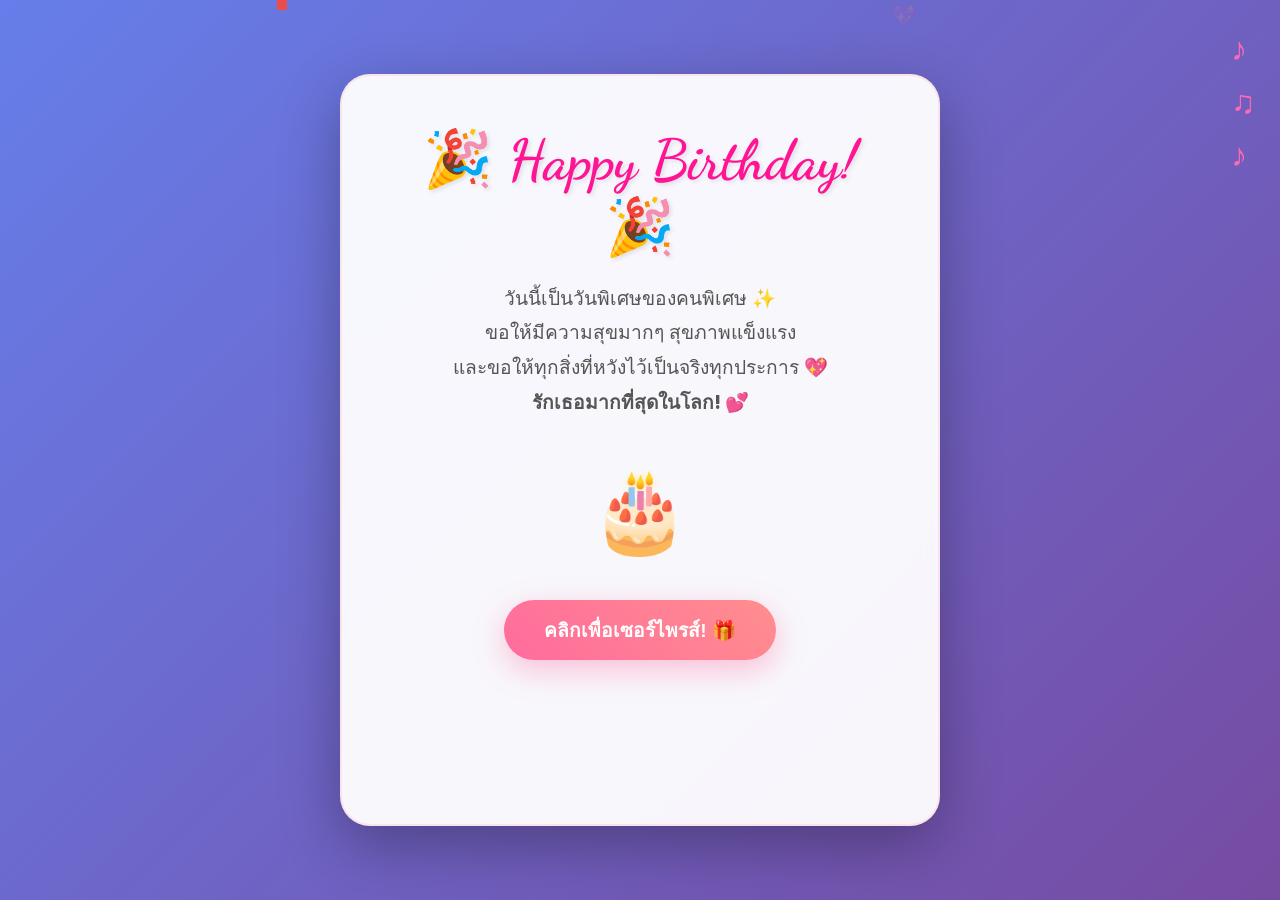
<file: birthday.html>
<!DOCTYPE html>
<html lang="th">
<head>
    <meta charset="UTF-8">
    <meta name="viewport" content="width=device-width, initial-scale=1.0">
    <title>🎉 Happy Birthday My Love! 💖</title>
    <style>
        @import url('https://fonts.googleapis.com/css2?family=Dancing+Script:wght@400;700&family=Poppins:wght@300;400;600&display=swap');
        
        * {
            margin: 0;
            padding: 0;
            box-sizing: border-box;
        }

        body {
            font-family: 'Poppins', sans-serif;
            overflow-x: hidden;
            background: linear-gradient(135deg, #667eea 0%, #764ba2 100%);
            min-height: 100vh;
            position: relative;
        }

        /* Floating Hearts Animation */
        .hearts {
            position: fixed;
            top: 0;
            left: 0;
            width: 100%;
            height: 100%;
            pointer-events: none;
            z-index: 1;
        }

        .heart {
            position: absolute;
            color: #ff69b4;
            font-size: 20px;
            animation: float 6s infinite linear;
        }

        @keyframes float {
            0% {
                transform: translateY(100vh) rotate(0deg);
                opacity: 1;
            }
            100% {
                transform: translateY(-100px) rotate(360deg);
                opacity: 0;
            }
        }

        /* Confetti Animation */
        .confetti {
            position: fixed;
            top: 0;
            left: 0;
            width: 100%;
            height: 100%;
            pointer-events: none;
            z-index: 2;
        }

        .confetti-piece {
            position: absolute;
            width: 10px;
            height: 10px;
            background: #ff6b9d;
            animation: confetti-fall 3s infinite linear;
        }

        @keyframes confetti-fall {
            0% {
                transform: translateY(-100vh) rotate(0deg);
                opacity: 1;
            }
            100% {
                transform: translateY(100vh) rotate(720deg);
                opacity: 0;
            }
        }

        /* Main Container */
        .container {
            position: relative;
            z-index: 10;
            min-height: 100vh;
            display: flex;
            flex-direction: column;
            align-items: center;
            justify-content: center;
            padding: 20px;
        }

        /* Birthday Card */
        .birthday-card {
            background: rgba(255, 255, 255, 0.95);
            backdrop-filter: blur(10px);
            border-radius: 30px;
            padding: 50px;
            text-align: center;
            box-shadow: 0 20px 60px rgba(0, 0, 0, 0.3);
            max-width: 600px;
            width: 100%;
            animation: cardFloat 3s ease-in-out infinite;
            border: 2px solid rgba(255, 182, 193, 0.3);
        }

        @keyframes cardFloat {
            0%, 100% { transform: translateY(0px); }
            50% { transform: translateY(-10px); }
        }

        .title {
            font-family: 'Dancing Script', cursive;
            font-size: 3.5rem;
            color: #ff1493;
            margin-bottom: 20px;
            animation: titleGlow 2s ease-in-out infinite alternate;
            text-shadow: 2px 2px 4px rgba(0, 0, 0, 0.1);
        }

        @keyframes titleGlow {
            from { text-shadow: 2px 2px 4px rgba(0, 0, 0, 0.1); }
            to { text-shadow: 0 0 20px rgba(255, 20, 147, 0.6); }
        }

        .message {
            font-size: 1.2rem;
            color: #555;
            line-height: 1.8;
            margin-bottom: 30px;
            animation: fadeInUp 1s ease-out 0.5s both;
        }

        @keyframes fadeInUp {
            from {
                opacity: 0;
                transform: translateY(30px);
            }
            to {
                opacity: 1;
                transform: translateY(0);
            }
        }

        /* Cake Animation */
        .cake-container {
            margin: 30px 0;
            animation: fadeInUp 1s ease-out 1s both;
        }

        .cake {
            font-size: 5rem;
            animation: bounce 2s infinite;
        }

        @keyframes bounce {
            0%, 20%, 50%, 80%, 100% { transform: translateY(0); }
            40% { transform: translateY(-20px); }
            60% { transform: translateY(-10px); }
        }

        /* Surprise Button */
        .surprise-btn {
            background: linear-gradient(45deg, #ff6b9d, #ff8e8e);
            color: white;
            border: none;
            padding: 15px 40px;
            font-size: 1.2rem;
            font-weight: 600;
            border-radius: 50px;
            cursor: pointer;
            transition: all 0.3s ease;
            box-shadow: 0 10px 30px rgba(255, 107, 157, 0.4);
            animation: fadeInUp 1s ease-out 1.5s both;
        }

        .surprise-btn:hover {
            transform: translateY(-5px);
            box-shadow: 0 15px 40px rgba(255, 107, 157, 0.6);
        }

        .surprise-btn:active {
            transform: translateY(-2px);
        }

        /* Hidden Message */
        .hidden-message {
            margin-top: 30px;
            opacity: 0;
            transform: translateY(20px);
            transition: all 0.8s ease;
            font-style: italic;
            color: #e91e63;
            font-size: 1.1rem;
        }

        .hidden-message.show {
            opacity: 1;
            transform: translateY(0);
        }

        /* Photo Gallery */
        .photo-gallery {
            display: none;
            margin-top: 30px;
            text-align: center;
        }

        .photo-gallery.show {
            display: block;
            animation: fadeInUp 1s ease-out;
        }

        .photo-frame {
            display: inline-block;
            margin: 10px;
            padding: 10px;
            background: white;
            border-radius: 15px;
            box-shadow: 0 10px 30px rgba(0, 0, 0, 0.2);
            transform: rotate(-2deg);
            transition: transform 0.3s ease;
        }

        .photo-frame:nth-child(even) {
            transform: rotate(2deg);
        }

        .photo-frame:hover {
            transform: rotate(0deg) scale(1.05);
        }

        .photo {
            width: 150px;
            height: 150px;
            background: linear-gradient(45deg, #ffc0cb, #ffb6c1);
            border-radius: 10px;
            display: flex;
            align-items: center;
            justify-content: center;
            font-size: 3rem;
            color: white;
        }

        /* Music Note Animation */
        .music-notes {
            position: fixed;
            top: 20px;
            right: 20px;
            z-index: 5;
        }

        .note {
            font-size: 2rem;
            color: #ff69b4;
            animation: musicFloat 4s infinite ease-in-out;
            margin: 5px;
        }

        .note:nth-child(2) { animation-delay: 0.5s; }
        .note:nth-child(3) { animation-delay: 1s; }

        @keyframes musicFloat {
            0%, 100% { transform: translateY(0px) rotate(0deg); }
            25% { transform: translateY(-20px) rotate(10deg); }
            50% { transform: translateY(-10px) rotate(-5deg); }
            75% { transform: translateY(-30px) rotate(15deg); }
        }

        /* Responsive Design */
        @media (max-width: 768px) {
            .birthday-card {
                padding: 30px 20px;
                margin: 20px;
            }
            
            .title {
                font-size: 2.5rem;
            }
            
            .message {
                font-size: 1rem;
            }
            
            .cake {
                font-size: 4rem;
            }
        }

        /* Sparkle Effect */
        .sparkle {
            position: fixed;
            pointer-events: none;
            font-size: 1.5rem;
            color: #ffd700;
            animation: sparkle 1.5s ease-out forwards;
            z-index: 20;
        }

        @keyframes sparkle {
            0% {
                opacity: 1;
                transform: scale(0) rotate(0deg);
            }
            50% {
                opacity: 1;
                transform: scale(1) rotate(180deg);
            }
            100% {
                opacity: 0;
                transform: scale(0) rotate(360deg);
            }
        }
    </style>
</head>
<body>
    <!-- Floating Hearts -->
    <div class="hearts" id="hearts"></div>
    
    <!-- Confetti -->
    <div class="confetti" id="confetti"></div>
    
    <!-- Music Notes -->
    <div class="music-notes">
        <div class="note">♪</div>
        <div class="note">♫</div>
        <div class="note">♪</div>
    </div>

    <!-- Main Container -->
    <div class="container">
        <div class="birthday-card">
            <h1 class="title">🎉 Happy Birthday! 🎉</h1>
            
            <div class="message">
                วันนี้เป็นวันพิเศษของคนพิเศษ ✨<br>
                ขอให้มีความสุขมากๆ สุขภาพแข็งแรง<br>
                และขอให้ทุกสิ่งที่หวังไว้เป็นจริงทุกประการ 💖<br>
                <strong>รักเธอมากที่สุดในโลก! 💕</strong>
            </div>

            <div class="cake-container">
                <div class="cake">🎂</div>
            </div>

            <button class="surprise-btn" onclick="showSurprise()">
                คลิกเพื่อเซอร์ไพรส์! 🎁
            </button>

            <div class="hidden-message" id="hiddenMessage">
                💌 "คุณคือดาวที่สว่างที่สุดในท้องฟ้าของฉัน<br>
                ขอให้วันเกิดปีนี้เป็นจุดเริ่มต้นของความสุขใหม่ๆ<br>
                ที่จะมาเติมเต็มชีวิตของเธอ ฉันจะอยู่เคียงข้างเธอเสมอ" 💕
            </div>

            <div class="photo-gallery" id="photoGallery">
                <h3 style="color: #e91e63; margin-bottom: 20px;">💝 ความทรงจำสวยๆ ของเรา 💝</h3>
                <div class="photo-frame">
                    <div class="photo">📸</div>
                </div>
                <div class="photo-frame">
                    <div class="photo">💕</div>
                </div>
                <div class="photo-frame">
                    <div class="photo">🥰</div>
                </div>
            </div>
        </div>
    </div>

    <script>
        // Create floating hearts
        function createHeart() {
            const heart = document.createElement('div');
            heart.className = 'heart';
            heart.innerHTML = '💖';
            heart.style.left = Math.random() * 100 + 'vw';
            heart.style.animationDuration = Math.random() * 3 + 3 + 's';
            heart.style.opacity = Math.random();
            document.getElementById('hearts').appendChild(heart);

            setTimeout(() => {
                heart.remove();
            }, 6000);
        }

        // Create confetti
        function createConfetti() {
            const colors = ['#ff6b9d', '#4ecdc4', '#45b7d1', '#f9ca24', '#f0932b', '#eb4d4b'];
            const confetti = document.createElement('div');
            confetti.className = 'confetti-piece';
            confetti.style.left = Math.random() * 100 + 'vw';
            confetti.style.backgroundColor = colors[Math.floor(Math.random() * colors.length)];
            confetti.style.animationDuration = Math.random() * 2 + 2 + 's';
            confetti.style.animationDelay = Math.random() * 2 + 's';
            document.getElementById('confetti').appendChild(confetti);

            setTimeout(() => {
                confetti.remove();
            }, 5000);
        }

        // Create sparkle effect
        function createSparkle(x, y) {
            const sparkle = document.createElement('div');
            sparkle.className = 'sparkle';
            sparkle.innerHTML = '✨';
            sparkle.style.left = x + 'px';
            sparkle.style.top = y + 'px';
            document.body.appendChild(sparkle);

            setTimeout(() => {
                sparkle.remove();
            }, 1500);
        }

        // Show surprise message
        function showSurprise() {
            const hiddenMessage = document.getElementById('hiddenMessage');
            const photoGallery = document.getElementById('photoGallery');
            
            hiddenMessage.classList.add('show');
            
            setTimeout(() => {
                photoGallery.classList.add('show');
            }, 1000);

            // Create extra confetti burst
            for (let i = 0; i < 20; i++) {
                setTimeout(() => createConfetti(), i * 100);
            }

            // Create sparkles around button
            const btn = event.target;
            const rect = btn.getBoundingClientRect();
            for (let i = 0; i < 10; i++) {
                setTimeout(() => {
                    createSparkle(
                        rect.left + Math.random() * rect.width,
                        rect.top + Math.random() * rect.height
                    );
                }, i * 100);
            }
        }

        // Click sparkle effect
        document.addEventListener('click', function(e) {
            createSparkle(e.clientX, e.clientY);
        });

        // Start animations
        setInterval(createHeart, 800);
        setInterval(createConfetti, 600);

        // Initial burst of effects
        setTimeout(() => {
            for (let i = 0; i < 15; i++) {
                setTimeout(createHeart, i * 200);
                setTimeout(createConfetti, i * 150);
            }
        }, 1000);

        // Birthday song (optional - you can add audio)
        function playBirthdaySong() {
            // You can add audio element here if needed
            console.log('🎵 Playing Happy Birthday song! 🎵');
        }

        // Auto-start some effects
        window.addEventListener('load', function() {
            setTimeout(() => {
                for (let i = 0; i < 5; i++) {
                    setTimeout(() => {
                        createSparkle(
                            Math.random() * window.innerWidth,
                            Math.random() * window.innerHeight
                        );
                    }, i * 300);
                }
            }, 2000);
        });
    </script>
</body>
</html>
</file>
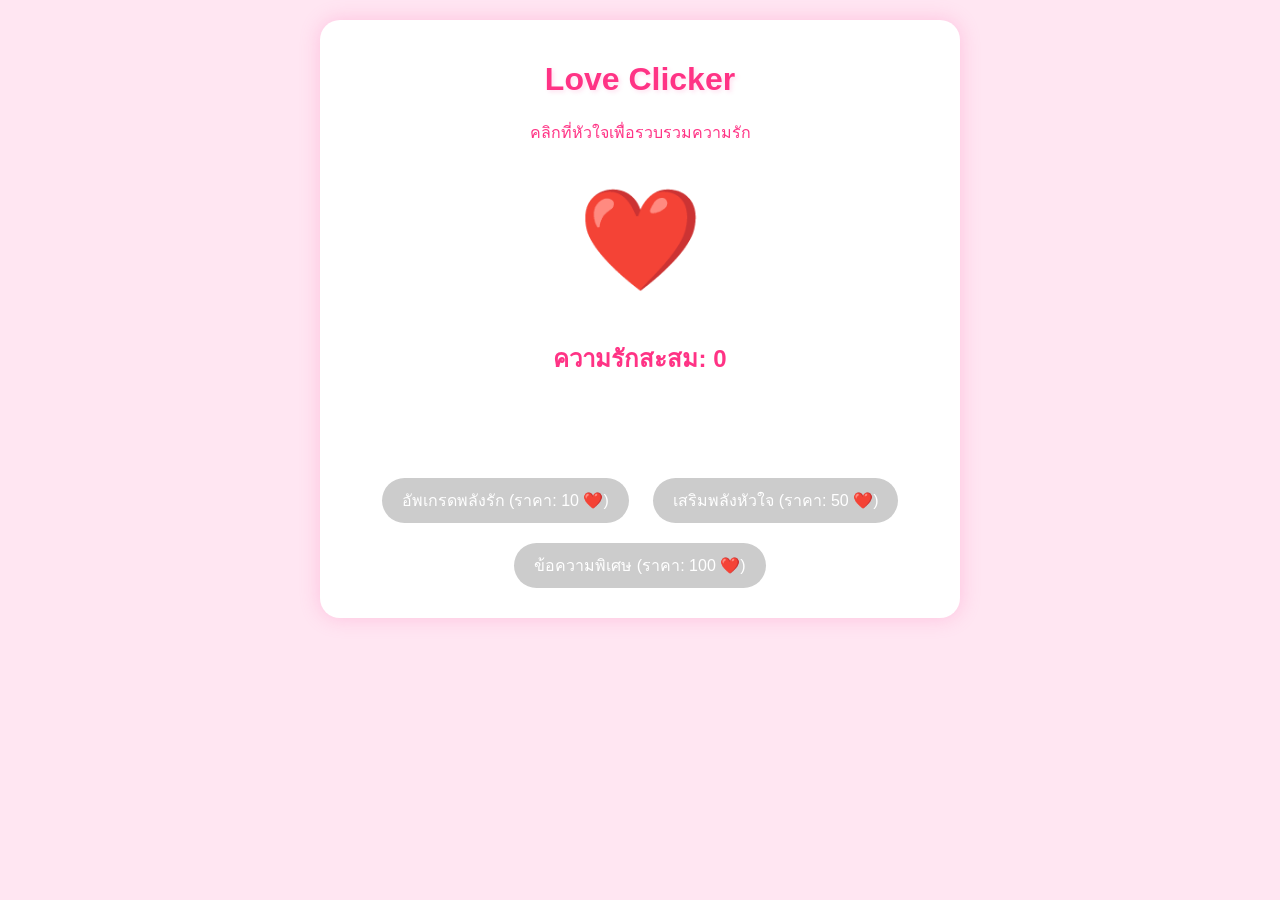
<file: f.html>
<!DOCTYPE html>
<html lang="th">
<head>
    <meta charset="UTF-8">
    <meta name="viewport" content="width=device-width, initial-scale=1.0">
    <title>Love Clicker - เกมน่ารักสำหรับคนพิเศษ</title>
    <style>
        body {
            font-family: 'Arial', sans-serif;
            background-color: #ffe6f2;
            text-align: center;
            margin: 0;
            padding: 20px;
            color: #ff3385;
        }
        
        .container {
            max-width: 600px;
            margin: 0 auto;
            background-color: white;
            padding: 20px;
            border-radius: 20px;
            box-shadow: 0 0 20px rgba(255, 105, 180, 0.3);
        }
        
        h1 {
            color: #ff3385;
            text-shadow: 2px 2px 4px rgba(255, 105, 180, 0.2);
        }
        
        .heart {
            font-size: 100px;
            cursor: pointer;
            user-select: none;
            transition: transform 0.1s;
            display: inline-block;
            margin: 20px;
            animation: pulse 1.5s infinite;
        }
        
        .heart:hover {
            transform: scale(1.1);
        }
        
        .heart:active {
            transform: scale(0.9);
        }
        
        .counter {
            font-size: 24px;
            font-weight: bold;
            margin: 20px 0;
        }
        
        .message {
            margin: 20px 0;
            padding: 10px;
            font-size: 18px;
            min-height: 30px;
            color: #ff3385;
        }
        
        .upgrade {
            background-color: #ff3385;
            color: white;
            border: none;
            padding: 10px 20px;
            margin: 10px;
            border-radius: 50px;
            cursor: pointer;
            font-size: 16px;
            transition: all 0.3s;
        }
        
        .upgrade:hover {
            background-color: #ff69b4;
            transform: scale(1.05);
        }
        
        .upgrade:disabled {
            background-color: #cccccc;
            cursor: not-allowed;
        }
        
        .floating-heart {
            position: absolute;
            font-size: 20px;
            pointer-events: none;
            animation: float 2s forwards;
            opacity: 1;
        }
        
        @keyframes float {
            to {
                transform: translateY(-100px);
                opacity: 0;
            }
        }
        
        @keyframes pulse {
            0% { transform: scale(1); }
            50% { transform: scale(1.05); }
            100% { transform: scale(1); }
        }
        
        .special-message {
            display: none;
            padding: 20px;
            background-color: #fff0f5;
            border-radius: 10px;
            margin-top: 20px;
            font-style: italic;
            border: 2px dashed #ff69b4;
        }
    </style>
</head>
<body>
    <div class="container">
        <h1>Love Clicker</h1>
        <p>คลิกที่หัวใจเพื่อรวบรวมความรัก</p>
        
        <div class="heart" id="heart">❤️</div>
        
        <div class="counter">
            ความรักสะสม: <span id="love-count">0</span>
        </div>
        
        <div class="message" id="message"></div>
        
        <div>
            <button class="upgrade" id="upgrade1" disabled>อัพเกรดพลังรัก (ราคา: 10 ❤️)</button>
            <button class="upgrade" id="upgrade2" disabled>เสริมพลังหัวใจ (ราคา: 50 ❤️)</button>
            <button class="upgrade" id="special-button" disabled>ข้อความพิเศษ (ราคา: 100 ❤️)</button>
        </div>
        
        <div class="special-message" id="special-message">
            สำหรับคนพิเศษของฉัน ขอบคุณที่เข้ามาในชีวิต ❤️
            <br><br>
            <span id="custom-message">ฉันรักคุณมาก!</span>
        </div>
    </div>

    <script>
        let loveCount = 0;
        let clickPower = 1;
        let autoClickerActive = false;
        let autoClickPower = 0;
        
        const messages = [
            "ความรักของเราเริ่มต้นแล้ว!",
            "หัวใจเต้นแรงขึ้นทุกวัน",
            "คุณทำให้ฉันมีความสุขเสมอ",
            "เรารักกันตลอดไป",
            "ทุกวันที่มีคุณคือวันพิเศษ",
            "คุณคือดวงดาวในชีวิตฉัน",
            "เราผ่านทุกอย่างไปด้วยกัน",
            "ขอบคุณที่อยู่เคียงข้างกัน",
            "คุณคือความสุขที่ฉันรอคอย",
            "รักคุณมากกว่าที่คำพูดจะบรรยายได้"
        ];
        
        const heart = document.getElementById('heart');
        const loveCountElement = document.getElementById('love-count');
        const messageElement = document.getElementById('message');
        const upgrade1Button = document.getElementById('upgrade1');
        const upgrade2Button = document.getElementById('upgrade2');
        const specialButton = document.getElementById('special-button');
        const specialMessage = document.getElementById('special-message');
        const customMessage = document.getElementById('custom-message');
        
        // คุณสามารถเปลี่ยนข้อความส่วนตัวได้ที่นี่
        const personalMessage = "ฉันรักคุณที่สุดในโลก และจะรักคุณตลอดไป ❤️";
        
        heart.addEventListener('click', () => {
            addLove(clickPower);
            createFloatingHeart();
            
            // สุ่มข้อความเมื่อคลิก
            if (Math.random() < 0.3) {
                const randomMessage = messages[Math.floor(Math.random() * messages.length)];
                messageElement.textContent = randomMessage;
            }
        });
        
        upgrade1Button.addEventListener('click', () => {
            if (loveCount >= 10) {
                loveCount -= 10;
                clickPower += 1;
                updateCounter();
                messageElement.textContent = "อัพเกรดพลังรักสำเร็จ! ตอนนี้คุณได้รับความรัก " + clickPower + " หน่วยต่อคลิก";
                upgrade1Button.textContent = "อัพเกรดพลังรัก (ราคา: " + (10 + clickPower * 5) + " ❤️)";
                upgrade1Button.disabled = loveCount < (10 + clickPower * 5);
            }
        });
        
        upgrade2Button.addEventListener('click', () => {
            if (loveCount >= 50) {
                loveCount -= 50;
                autoClickPower += 1;
                updateCounter();
                
                if (!autoClickerActive) {
                    autoClickerActive = true;
                    setInterval(() => {
                        addLove(autoClickPower);
                    }, 1000);
                }
                
                messageElement.textContent = "เสริมพลังหัวใจสำเร็จ! ได้รับความรักอัตโนมัติ " + autoClickPower + " หน่วยต่อวินาที";
                upgrade2Button.textContent = "เสริมพลังหัวใจ (ราคา: " + (50 + autoClickPower * 25) + " ❤️)";
                upgrade2Button.disabled = loveCount < (50 + autoClickPower * 25);
            }
        });
        
        specialButton.addEventListener('click', () => {
            if (loveCount >= 100) {
                loveCount -= 100;
                updateCounter();
                customMessage.textContent = personalMessage;
                specialMessage.style.display = 'block';
                specialButton.disabled = true;
                specialButton.textContent = "ข้อความพิเศษถูกปลดล็อคแล้ว!";
            }
        });
        
        function addLove(amount) {
            loveCount += amount;
            updateCounter();
            checkUpgrades();
        }
        
        function updateCounter() {
            loveCountElement.textContent = loveCount;
        }
        
        function checkUpgrades() {
            upgrade1Button.disabled = loveCount < 10;
            upgrade2Button.disabled = loveCount < 50;
            specialButton.disabled = loveCount < 100 || specialMessage.style.display === 'block';
        }
        
        function createFloatingHeart() {
            const floatingHeart = document.createElement('div');
            floatingHeart.className = 'floating-heart';
            floatingHeart.innerHTML = '❤️';
            
            // สุ่มตำแหน่ง
            const heartRect = heart.getBoundingClientRect();
            const x = heartRect.left + Math.random() * heartRect.width;
            const y = heartRect.top + Math.random() * (heartRect.height / 2);
            
            floatingHeart.style.left = `${x}px`;
            floatingHeart.style.top = `${y}px`;
            
            document.body.appendChild(floatingHeart);
            
            // ลบหลังจากแอนิเมชั่นเสร็จสิ้น
            setTimeout(() => {
                floatingHeart.remove();
            }, 2000);
        }
    </script>
</body>
</html>
</file>
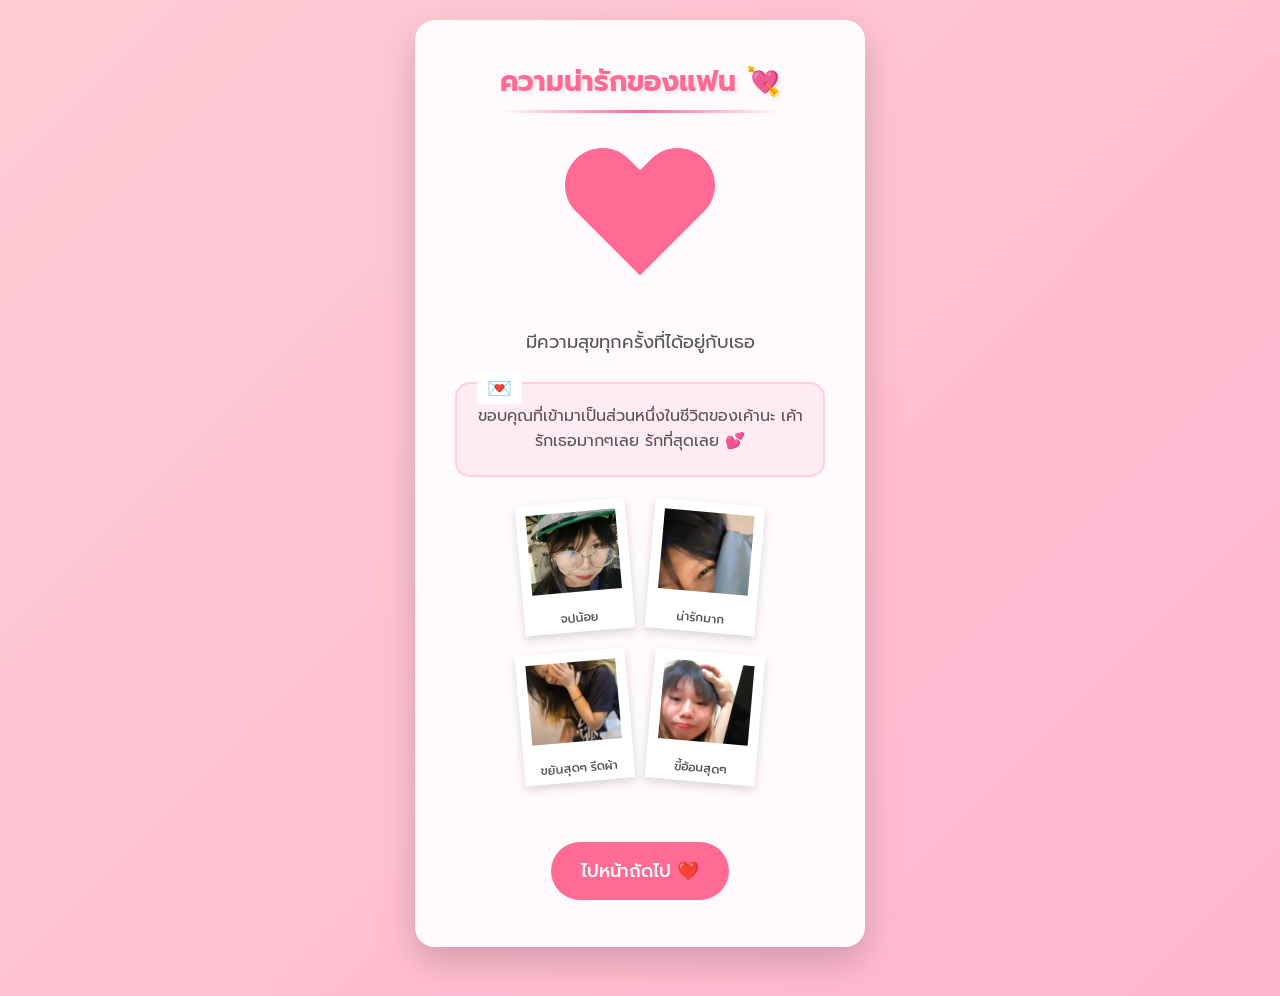
<file: page3.html>
<!DOCTYPE html>
<html lang="th">
<head>
  <meta charset="UTF-8">
  <title>หน้า 3</title>
  <style>
    @import url('https://fonts.googleapis.com/css2?family=Prompt:wght@300;400;500;600&display=swap');

    * {
      margin: 0;
      padding: 0;
      box-sizing: border-box;
      font-family: 'Prompt', sans-serif;
    }

    body {
      background: linear-gradient(135deg, #ffccd5, #ffafcc, #bde0fe, #a2d2ff);
      min-height: 100vh;
      display: flex;
      justify-content: center;
      align-items: center;
      background-size: 400% 400%;
      animation: gradient 15s ease infinite;
      position: relative;
      padding: 20px;
    }

    @keyframes gradient {
      0% { background-position: 0% 50%; }
      50% { background-position: 100% 50%; }
      100% { background-position: 0% 50%; }
    }

    .heart {
      position: absolute;
      width: 20px;
      height: 20px;
      background-color: rgba(255, 255, 255, 0.8);
      transform: rotate(45deg);
      animation: fall linear forwards;
    }

    .heart::before,
    .heart::after {
      content: '';
      position: absolute;
      width: 20px;
      height: 20px;
      background-color: inherit;
      border-radius: 50%;
    }

    .heart::before {
      top: -10px;
      left: 0;
    }

    .heart::after {
      top: 0;
      left: -10px;
    }

    @keyframes fall {
      to {
        transform: rotate(45deg) translateY(100vh);
        opacity: 0;
      }
    }

    .flower {
      position: absolute;
      font-size: 20px;
      animation: float linear forwards;
      opacity: 0.8;
    }

    @keyframes float {
      0% { transform: translateY(0) rotate(0deg); }
      100% { transform: translateY(-100vh) rotate(360deg); opacity: 0; }
    }

    .page {
      background-color: rgba(255, 255, 255, 0.92);
      padding: 40px;
      border-radius: 20px;
      box-shadow: 0 15px 35px rgba(0, 0, 0, 0.18);
      width: 450px;
      text-align: center;
      position: relative;
      z-index: 10;
      transform: scale(0.9);
      opacity: 0;
      animation: appear 1s forwards 0.5s;
    }

    @keyframes appear {
      to {
        transform: scale(1);
        opacity: 1;
      }
    }

    @keyframes fadeOut {
      to {
        opacity: 0;
        transform: translateY(-20px) scale(0.9);
      }
    }

    h1 {
      color: #ff6b94;
      margin-bottom: 25px;
      font-size: 28px;
      text-shadow: 2px 2px 4px rgba(0, 0, 0, 0.1);
      position: relative;
      display: inline-block;
    }

    h1::after {
      content: "";
      position: absolute;
      bottom: -10px;
      left: 0;
      width: 100%;
      height: 3px;
      background: linear-gradient(90deg, transparent, #ff6b94, transparent);
    }

    p {
      color: #555;
      font-size: 18px;
      margin-bottom: 25px;
      line-height: 1.6;
    }

    .heart-container {
      display: flex;
      justify-content: center;
      margin: 20px 0 30px;
    }

    .heart-svg {
      width: 150px;
      height: 150px;
      animation: pulse 1.5s infinite ease-in-out;
    }

    @keyframes pulse {
      0% { transform: scale(1); }
      50% { transform: scale(1.1); }
      100% { transform: scale(1); }
    }

    .message {
      background-color: rgba(255, 175, 204, 0.2);
      border: 2px solid rgba(255, 175, 204, 0.5);
      border-radius: 15px;
      padding: 20px;
      margin: 25px 0;
      color: #555;
      font-size: 16px;
      position: relative;
      line-height: 1.6;
    }

    .message::before {
      content: "💌";
      position: absolute;
      top: -12px;
      left: 20px;
      background-color: white;
      padding: 0 10px;
      font-size: 20px;
    }

    .button {
      background-color: #ff6b94;
      color: white;
      border: none;
      padding: 15px 30px;
      border-radius: 50px;
      cursor: pointer;
      font-size: 18px;
      font-weight: 500;
      transition: all 0.3s ease;
      position: relative;
      overflow: hidden;
      text-decoration: none;
      display: inline-block;
      margin-top: 20px;
    }

    .button::before {
      content: "";
      position: absolute;
      top: 0;
      left: -100%;
      width: 100%;
      height: 100%;
      background: linear-gradient(90deg, transparent, rgba(255, 255, 255, 0.3), transparent);
      transition: all 0.6s ease;
      z-index: -1;
    }

    .button:hover {
      transform: translateY(-5px);
      box-shadow: 0 10px 20px rgba(255, 107, 148, 0.4);
    }

    .button:hover::before {
      left: 100%;
    }

    .button:active {
      transform: translateY(-2px);
    }

    .image-gallery {
      display: flex;
      justify-content: center;
      margin: 20px 0;
      flex-wrap: wrap;
    }

    .polaroid {
      background: white;
      padding: 10px;
      width: 110px;
      height: 130px;
      box-shadow: 0 4px 10px rgba(0, 0, 0, 0.15);
      transition: all 0.3s ease;
      margin: 0 10px 20px;
      position: relative;
    }

    .polaroid:nth-child(odd) {
      transform: rotate(-5deg);
    }

    .polaroid:nth-child(even) {
      transform: rotate(5deg);
    }

    .polaroid:hover {
      transform: scale(1.1) rotate(0deg);
      z-index: 5;
    }

    .polaroid img {
      width: 100%;
      height: 80px;
      object-fit: cover;
      margin-bottom: 10px;
    }

    .polaroid p {
      font-size: 12px;
      margin: 0;
      text-align: center;
      font-weight: 500;
      color: #555;
    }

    .emoji {
      position: absolute;
      font-size: 24px;
      animation: emojiRain 4s linear forwards;
    }

    @keyframes emojiRain {
      0% { transform: translateY(-20px) rotate(0deg); opacity: 1; }
      100% { transform: translateY(110vh) rotate(360deg); opacity: 0; }
    }

    .floating-hearts {
      position: absolute;
      width: 100%;
      height: 100%;
      top: 0;
      left: 0;
      pointer-events: none;
      z-index: 100;
    }

    .floating-heart {
      position: absolute;
      color: #ff6b94;
      font-size: 24px;
      opacity: 0;
      animation: floatUp 4s ease-in-out forwards;
    }

    @keyframes floatUp {
      0% { opacity: 0; transform: translateY(20px); }
      10% { opacity: 1; }
      90% { opacity: 1; }
      100% { opacity: 0; transform: translateY(-100px); }
    }
  </style>
</head>
<body>
  <div class="floating-hearts" id="floating-hearts"></div>
  <div class="page" id="page">
    <h1>ความน่ารักของแฟน 💘</h1>
    
    <div class="heart-container">
      <svg class="heart-svg" viewBox="0 0 100 100">
        <path fill="#ff6b94" d="M92.71,7.27c-9.71-9.69-25.46-9.69-35.18,0L50,14.79l-7.54-7.52C32.75-2.42,17-2.42,7.29,7.27c-9.71,9.69-9.71,25.41,0,35.1L50,85l42.71-42.63C102.43,32.68,102.43,16.96,92.71,7.27z"></path>
      </svg>
    </div>
    
    <p>มีความสุขทุกครั้งที่ได้อยู่กับเธอ</p>
    
    <div class="message">
      ขอบคุณที่เข้ามาเป็นส่วนหนึ่งในชีวิตของเค้านะ เค้ารักเธอมากๆเลย รักที่สุดเลย 💕
    </div>
    
    <div class="image-gallery">
      <div class="polaroid">
        <img src="23076.jpg" alt="ความทรงจำ 1">
        <p>จปน้อย</p>
      </div>
      <div class="polaroid">
        <img src="2.jpg" alt="ความทรงจำ 2">
        <p>น่ารักมาก</p>
      </div>
      <div class="polaroid">
        <img src="3.jpg" alt="ความทรงจำ 3">
        <p>ขยันสุดๆ รีดผ้า</p>
      </div>
      <div class="polaroid">
        <img src="4.jpg" alt="ความทรงจำ 4">
        <p>ขี้อ้อนสุดๆ</p>
      </div>
    </div>
    
    <a href="page4.html" class="button" onclick="nextPage(event)">ไปหน้าถัดไป ❤️</a>
  </div>

  <script>
    document.addEventListener('DOMContentLoaded', function () {
      for (let i = 0; i < 15; i++) createHeart();
      const flowers = ['🌸', '🌼', '🌺', '💮', '🏵️'];
      for (let i = 0; i < 10; i++) createFlower(flowers[Math.floor(Math.random() * flowers.length)]);
      setInterval(createFloatingHeart, 1000);
      startEmojiRain();
    });

    function createHeart() {
      const heart = document.createElement('div');
      heart.className = 'heart';
      const size = Math.random() * 15 + 10;
      heart.style.width = `${size}px`;
      heart.style.height = `${size}px`;
      heart.style.left = `${Math.random() * 100}%`;
      heart.style.top = '-50px';
      heart.style.backgroundColor = ['#ff6b94', '#ffafcc', '#ff8fab', '#ffc2d1'][Math.floor(Math.random() * 4)];
      heart.style.animationDuration = `${Math.random() * 10 + 5}s`;
      heart.style.animationDelay = `${Math.random() * 5}s`;
      document.body.appendChild(heart);
      setTimeout(() => { heart.remove(); createHeart(); }, 15000);
    }

    function createFlower(emoji) {
      const flower = document.createElement('div');
      flower.className = 'flower';
      flower.textContent = emoji;
      flower.style.left = `${Math.random() * 100}%`;
      flower.style.bottom = '-20px';
      flower.style.animationDuration = `${Math.random() * 10 + 5}s`;
      flower.style.fontSize = `${Math.random() * 10 + 15}px`;
      document.body.appendChild(flower);
      setTimeout(() => flower.remove(), 15000);
    }

    function createFloatingHeart() {
      const heart = document.createElement('div');
      heart.className = 'floating-heart';
      heart.textContent = '💖';
      heart.style.left = `${Math.random() * 100}%`;
      heart.style.bottom = '0';
      document.getElementById('floating-hearts').appendChild(heart);
      setTimeout(() => heart.remove(), 4000);
    }

    function startEmojiRain() {
      setInterval(() => {
        const emoji = document.createElement('div');
        emoji.className = 'emoji';
        emoji.textContent = ['💖','💗','💘','💝','💞'][Math.floor(Math.random() * 5)];
        emoji.style.left = `${Math.random() * 100}vw`;
        emoji.style.top = `-30px`;
        document.body.appendChild(emoji);
        setTimeout(() => emoji.remove(), 4000);
      }, 400);
    }

    function nextPage(event) {
      event.preventDefault();
      const page = document.getElementById('page');
      page.style.animation = 'fadeOut 0.7s forwards';
      setTimeout(() => {
        window.location.href = "page4.html";
      }, 700);
    }
  </script>
</body>
</html>
</file>
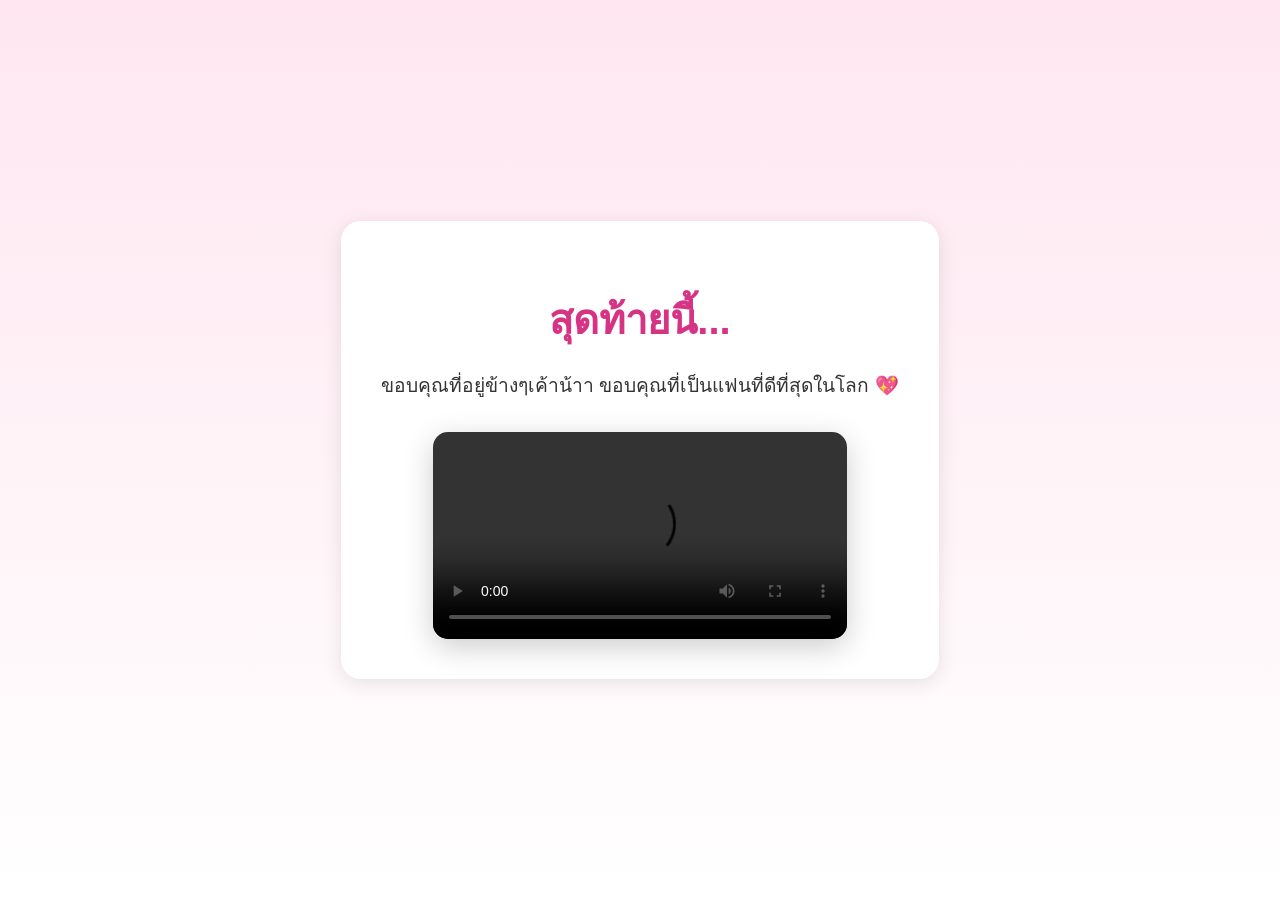
<file: page4.html>
<!DOCTYPE html>
<html lang="th">
<head>
  <meta charset="UTF-8">
  <title>หน้า 4</title>
  <link href="style.css" rel="stylesheet">
  <!-- <script src="script.js" defer></script> -->

  <style>
    body {
        margin: 0;
        padding: 0;
        font-family: 'Sarabun', sans-serif;
        background: linear-gradient(to bottom, #ffe6f0, #ffffff);
        display: flex;
        justify-content: center;
        align-items: center;
        min-height: 100vh;
      }
      
      .page {
        text-align: center;
        background-color: white;
        padding: 40px;
        border-radius: 20px;
        box-shadow: 0 4px 20px rgba(0, 0, 0, 0.1);
      }
      
      h1 {
        font-size: 2.5em;
        color: #d63384;
      }
      
      p {
        font-size: 1.2em;
        color: #333;
        margin-bottom: 20px;
      }
      
      button {
        padding: 10px 20px;
        background-color: #ff69b4;
        color: white;
        border: none;
        border-radius: 10px;
        font-size: 1em;
        cursor: pointer;
        transition: background-color 0.3s;
      }
      
      button:hover {
        background-color: #ff1493;
      }
      
      .video-container {
        margin-top: 30px;
        display: flex;
        justify-content: center;
      }
      
      .video-container video {
        width: 80%;
        max-width: 600px;
        border-radius: 15px;
        box-shadow: 0 8px 30px rgba(0, 0, 0, 0.2);
      }
      
  </style>
</head>
<body>
  <div class="page">
    <h1>สุดท้ายนี้...</h1>
    <p>ขอบคุณที่อยู่ข้างๆเค้าน้าา ขอบคุณที่เป็นแฟนที่ดีที่สุดในโลก 💖</p>

    <div class="video-container">
      <video controls>
        <source src="f85f985b-f022-43cf-a0dd-5b3a9e4d1204.mp4" type="video/mp4">
        วิดีโอนี้ไม่สามารถเล่นได้ในเบราว์เซอร์ของคุณ
      </video>
    </div>
  </div>
</body>
</html>
</file>
<file: style.css>
body {
    font-family: 'Prompt', sans-serif;
    background: linear-gradient(to bottom, #ffe6f0, #fff0f5);
    text-align: center;
    padding: 40px 20px;
    color: #5a2a50;
  }
  
  .page {
    max-width: 700px;
    margin: auto;
    background-color: #ffffffcc;
    border-radius: 20px;
    padding: 30px;
    box-shadow: 0 8px 24px rgba(255, 192, 203, 0.6);
    backdrop-filter: blur(6px);
  }
  
  h1 {
    font-size: 2.5em;
    margin-bottom: 10px;
    color: #d63384;
  }
  
  p {
    font-size: 1.4em;
    margin-bottom: 25px;
    line-height: 1.6;
  }
  
  button {
    margin-top: 20px;
    padding: 12px 28px;
    background-color: #ffb6c1;
    border: none;
    font-size: 1.2em;
    border-radius: 25px;
    box-shadow: 0 4px 12px rgba(255, 182, 193, 0.4);
    transition: all 0.3s ease;
    color: #fff;
    font-weight: bold;
    cursor: pointer;
  }
  
  button:hover {
    background-color: #ff69b4;
    transform: translateY(-2px);
  }
  
  audio {
    margin-top: 20px;
    width: 100%;
    max-width: 300px;
    outline: none;
    border-radius: 12px;
    box-shadow: 0 4px 12px rgba(255, 182, 193, 0.4);
  }
</file>
